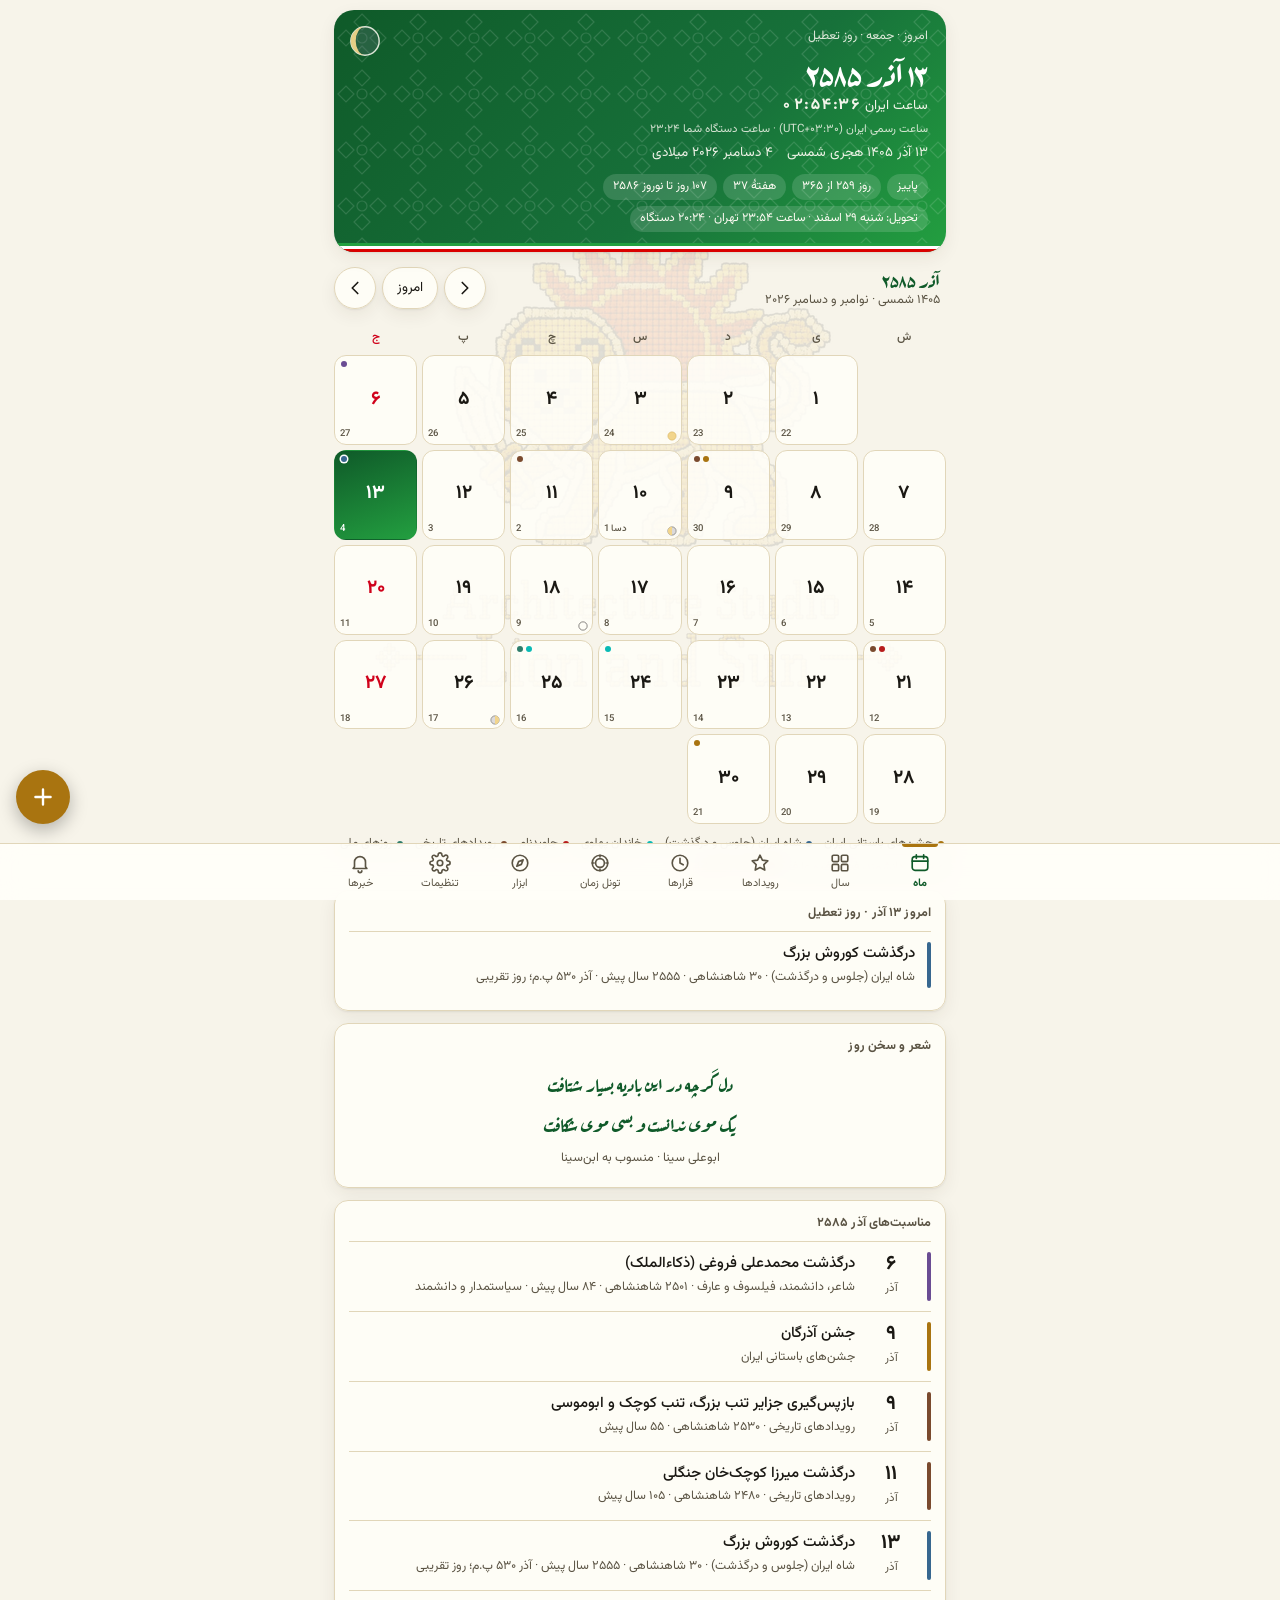
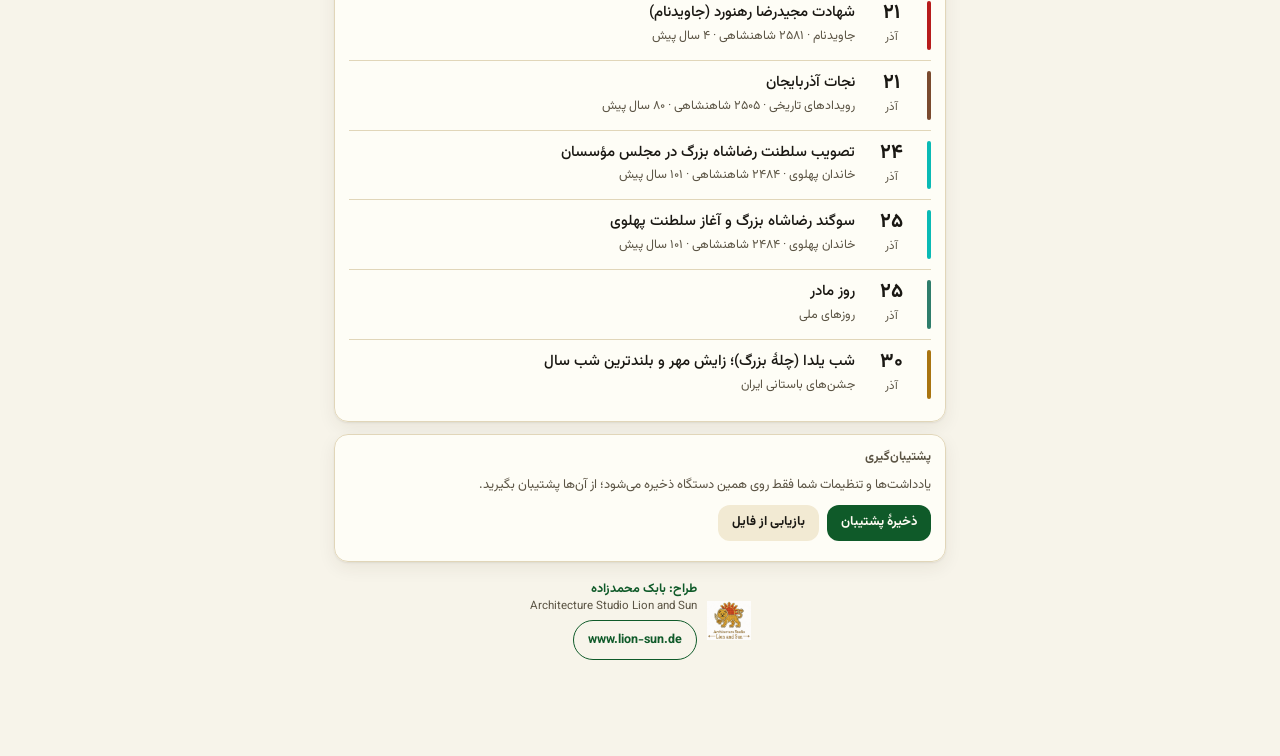
<file: index.html>
<!doctype html>
<html lang="fa" dir="rtl">
<head>
<meta charset="utf-8">
<meta name="viewport" content="width=device-width,initial-scale=1,viewport-fit=cover">
<meta name="theme-color" content="#F7F4EA" media="(prefers-color-scheme: light)">
<meta name="theme-color" content="#12100B" media="(prefers-color-scheme: dark)">
<meta name="mobile-web-app-capable" content="yes">
<meta name="apple-mobile-web-app-capable" content="yes">
<meta name="apple-mobile-web-app-title" content="تقویم شاهنشاهی">
<meta name="description" content="تقویم شاهنشاهی ایران: سال شاهنشاهی، هجری شمسی، میلادی و قمری با مناسبت‌های ایران باستان و دوران پهلوی">
<link rel="manifest" href="manifest.webmanifest">
<link rel="icon" href="icons/icon-192.png">
<link rel="apple-touch-icon" href="icons/apple-touch-icon.png">
<link rel="stylesheet" href="css/app.css">
<title>تقویم شاهنشاهی</title>
</head>
<body>
<div id="splash" dir="rtl" lang="fa"><img src="logo.png" alt="Lion and Sun – Architecture Studio"><b>تقویم شاهنشاهی</b><small>طراح: بابک محمدزاده</small></div>
<main id="app"></main>
<nav class="tabs" aria-label="بخش‌ها"><div id="tabs"></div></nav>
<div id="sheetRoot" dir="rtl" lang="fa"></div>
<script src="js/tables.js"></script>
<script src="js/core.js"></script>
<script src="js/astro.js"></script>
<script src="js/data.js"></script>
<script src="js/people.js"></script>
<script src="js/tunnel.js"></script>
<script src="js/events.js"></script>
<script src="js/app.js"></script>
</body>
</html>
</file>
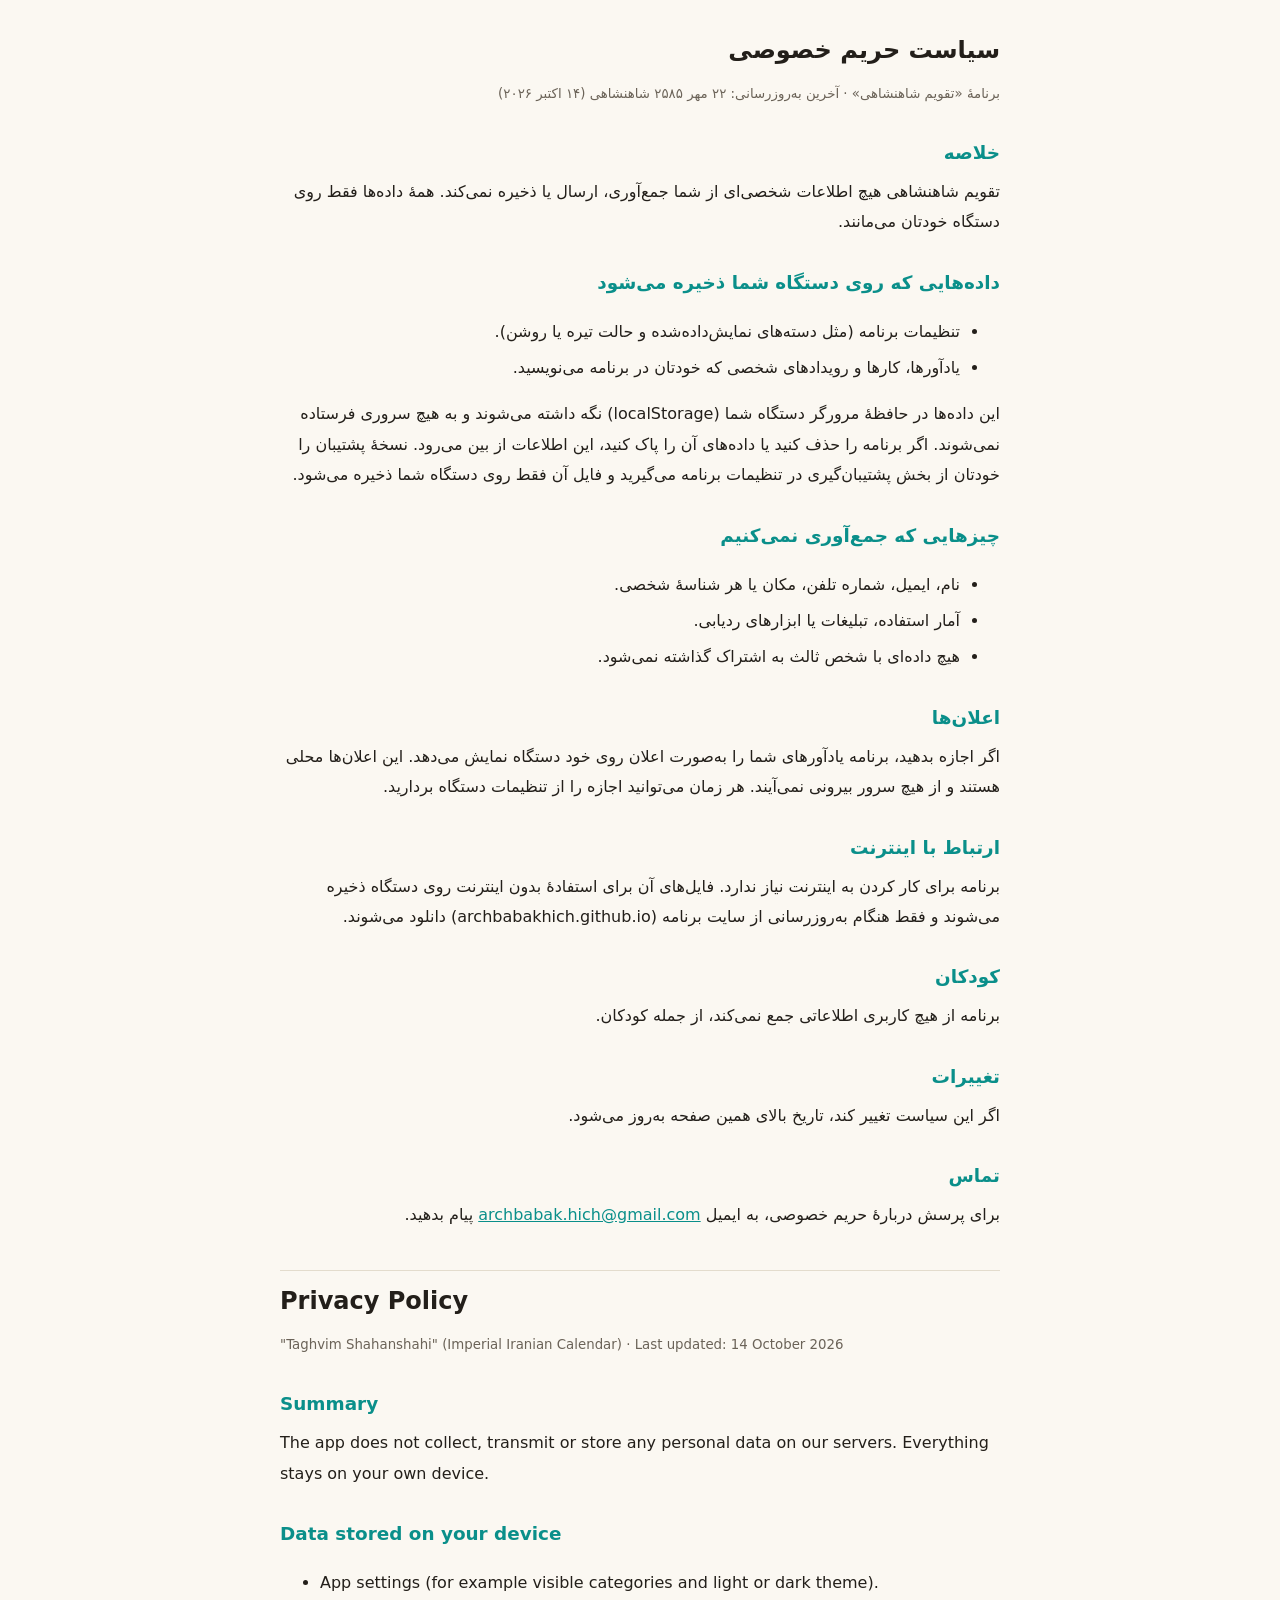
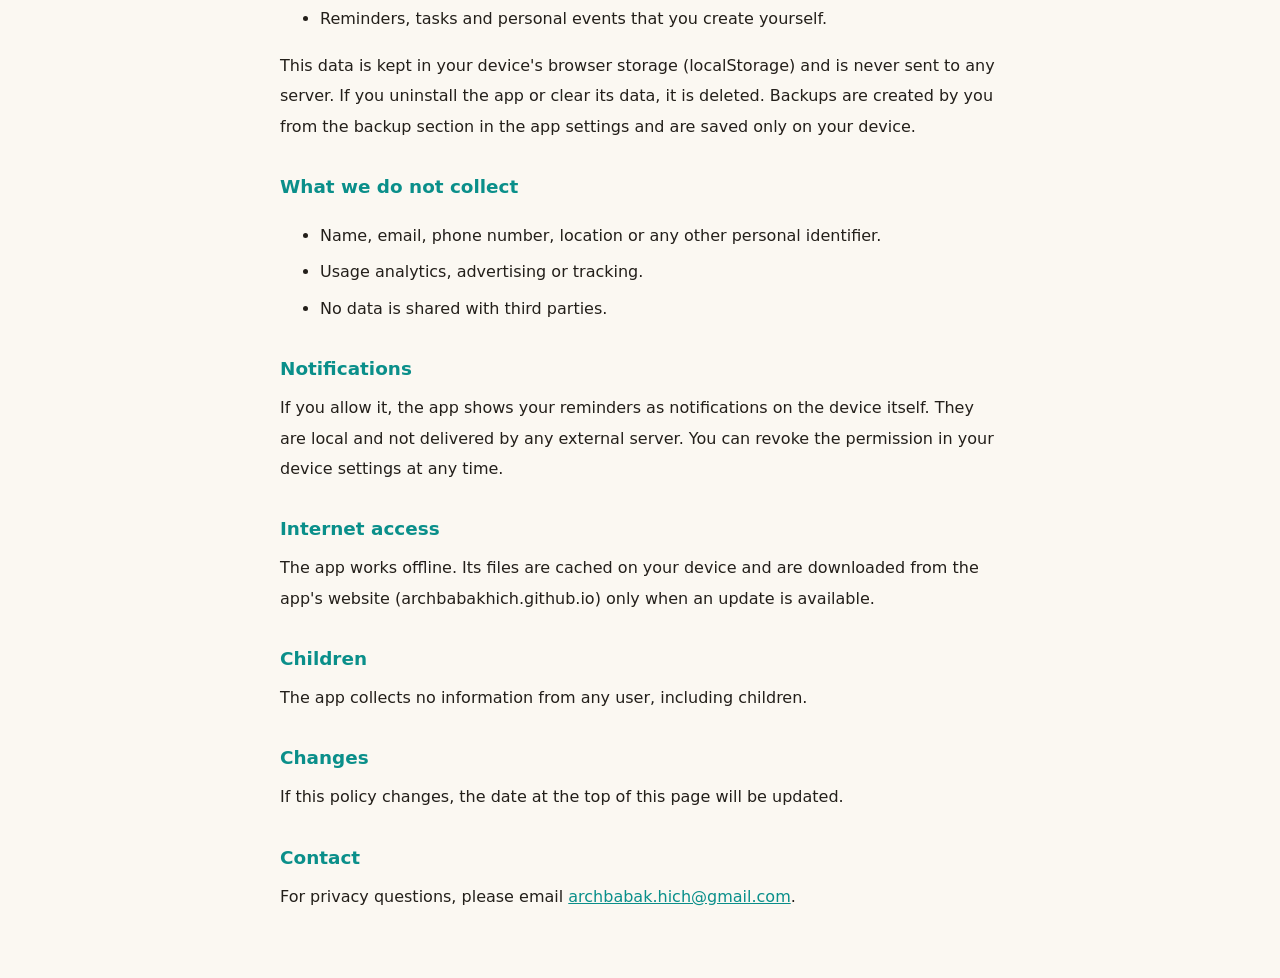
<file: privacy.html>
<!doctype html>
<html lang="fa" dir="rtl">
<head>
<meta charset="utf-8">
<meta name="viewport" content="width=device-width,initial-scale=1">
<title>سیاست حریم خصوصی · تقویم شاهنشاهی</title>
<style>
:root{--bg:#fbf8f2;--fg:#231f1a;--mut:#6b6358;--ac:#0a8f8a;--line:#e3dccd}
@media (prefers-color-scheme:dark){:root{--bg:#17150f;--fg:#efe9dc;--mut:#a89f90;--ac:#40e0d0;--line:#332f25}}
body{margin:0;background:var(--bg);color:var(--fg);font:16px/1.9 Vazirmatn,Tahoma,system-ui,sans-serif}
main{max-width:720px;margin:0 auto;padding:28px 16px 60px}
h1{font-size:1.5rem;margin:0 0 4px}h2{font-size:1.15rem;margin:28px 0 6px;color:var(--ac)}
p,li{margin:6px 0}small{color:var(--mut)}
section.en{direction:ltr;text-align:left;border-top:1px solid var(--line);margin-top:40px;padding-top:8px}
a{color:var(--ac)}
</style>
</head>
<body>
<main>
<section>
<h1>سیاست حریم خصوصی</h1>
<small>برنامهٔ «تقویم شاهنشاهی» · آخرین به‌روزرسانی: ۲۲ مهر ۲۵۸۵ شاهنشاهی (۱۴ اکتبر ۲۰۲۶)</small>

<h2>خلاصه</h2>
<p>تقویم شاهنشاهی هیچ اطلاعات شخصی‌ای از شما جمع‌آوری، ارسال یا ذخیره نمی‌کند. همهٔ داده‌ها فقط روی دستگاه خودتان می‌مانند.</p>

<h2>داده‌هایی که روی دستگاه شما ذخیره می‌شود</h2>
<ul>
<li>تنظیمات برنامه (مثل دسته‌های نمایش‌داده‌شده و حالت تیره یا روشن).</li>
<li>یادآورها، کارها و رویدادهای شخصی که خودتان در برنامه می‌نویسید.</li>
</ul>
<p>این داده‌ها در حافظهٔ مرورگر دستگاه شما (localStorage) نگه داشته می‌شوند و به هیچ سروری فرستاده نمی‌شوند. اگر برنامه را حذف کنید یا داده‌های آن را پاک کنید، این اطلاعات از بین می‌رود. نسخهٔ پشتیبان را خودتان از بخش پشتیبان‌گیری در تنظیمات برنامه می‌گیرید و فایل آن فقط روی دستگاه شما ذخیره می‌شود.</p>

<h2>چیزهایی که جمع‌آوری نمی‌کنیم</h2>
<ul>
<li>نام، ایمیل، شماره تلفن، مکان یا هر شناسهٔ شخصی.</li>
<li>آمار استفاده، تبلیغات یا ابزارهای ردیابی.</li>
<li>هیچ داده‌ای با شخص ثالث به اشتراک گذاشته نمی‌شود.</li>
</ul>

<h2>اعلان‌ها</h2>
<p>اگر اجازه بدهید، برنامه یادآورهای شما را به‌صورت اعلان روی خود دستگاه نمایش می‌دهد. این اعلان‌ها محلی هستند و از هیچ سرور بیرونی نمی‌آیند. هر زمان می‌توانید اجازه را از تنظیمات دستگاه بردارید.</p>

<h2>ارتباط با اینترنت</h2>
<p>برنامه برای کار کردن به اینترنت نیاز ندارد. فایل‌های آن برای استفادهٔ بدون اینترنت روی دستگاه ذخیره می‌شوند و فقط هنگام به‌روزرسانی از سایت برنامه (archbabakhich.github.io) دانلود می‌شوند.</p>

<h2>کودکان</h2>
<p>برنامه از هیچ کاربری اطلاعاتی جمع نمی‌کند، از جمله کودکان.</p>

<h2>تغییرات</h2>
<p>اگر این سیاست تغییر کند، تاریخ بالای همین صفحه به‌روز می‌شود.</p>

<h2>تماس</h2>
<p>برای پرسش دربارهٔ حریم خصوصی، به ایمیل <a href="mailto:archbabak.hich@gmail.com">archbabak.hich@gmail.com</a> پیام بدهید.</p>
</section>

<section class="en" lang="en">
<h1>Privacy Policy</h1>
<small>"Taghvim Shahanshahi" (Imperial Iranian Calendar) · Last updated: 14 October 2026</small>

<h2>Summary</h2>
<p>The app does not collect, transmit or store any personal data on our servers. Everything stays on your own device.</p>

<h2>Data stored on your device</h2>
<ul>
<li>App settings (for example visible categories and light or dark theme).</li>
<li>Reminders, tasks and personal events that you create yourself.</li>
</ul>
<p>This data is kept in your device's browser storage (localStorage) and is never sent to any server. If you uninstall the app or clear its data, it is deleted. Backups are created by you from the backup section in the app settings and are saved only on your device.</p>

<h2>What we do not collect</h2>
<ul>
<li>Name, email, phone number, location or any other personal identifier.</li>
<li>Usage analytics, advertising or tracking.</li>
<li>No data is shared with third parties.</li>
</ul>

<h2>Notifications</h2>
<p>If you allow it, the app shows your reminders as notifications on the device itself. They are local and not delivered by any external server. You can revoke the permission in your device settings at any time.</p>

<h2>Internet access</h2>
<p>The app works offline. Its files are cached on your device and are downloaded from the app's website (archbabakhich.github.io) only when an update is available.</p>

<h2>Children</h2>
<p>The app collects no information from any user, including children.</p>

<h2>Changes</h2>
<p>If this policy changes, the date at the top of this page will be updated.</p>

<h2>Contact</h2>
<p>For privacy questions, please email <a href="mailto:archbabak.hich@gmail.com">archbabak.hich@gmail.com</a>.</p>
</section>
</main>
</body>
</html>
</file>
<file: css/app.css>
@font-face{font-family:'Vazirmatn';font-weight:400;font-display:swap;src:url(../fonts/vazirmatn-arabic-400-normal.woff2) format('woff2');unicode-range:U+0600-06FF,U+0750-077F,U+08A0-08FF,U+200C-200E,U+FB50-FDFF,U+FE70-FEFC}
@font-face{font-family:'Vazirmatn';font-weight:400;font-display:swap;src:url(../fonts/vazirmatn-latin-400-normal.woff2) format('woff2');unicode-range:U+0000-00FF,U+2000-206F,U+20AC}
@font-face{font-family:'Vazirmatn';font-weight:500;font-display:swap;src:url(../fonts/vazirmatn-arabic-500-normal.woff2) format('woff2');unicode-range:U+0600-06FF,U+0750-077F,U+08A0-08FF,U+200C-200E,U+FB50-FDFF,U+FE70-FEFC}
@font-face{font-family:'Vazirmatn';font-weight:500;font-display:swap;src:url(../fonts/vazirmatn-latin-500-normal.woff2) format('woff2');unicode-range:U+0000-00FF,U+2000-206F,U+20AC}
@font-face{font-family:'Vazirmatn';font-weight:700;font-display:swap;src:url(../fonts/vazirmatn-arabic-700-normal.woff2) format('woff2');unicode-range:U+0600-06FF,U+0750-077F,U+08A0-08FF,U+200C-200E,U+FB50-FDFF,U+FE70-FEFC}
@font-face{font-family:'Vazirmatn';font-weight:700;font-display:swap;src:url(../fonts/vazirmatn-latin-700-normal.woff2) format('woff2');unicode-range:U+0000-00FF,U+2000-206F,U+20AC}
@font-face{font-family:'Aref Ruqaa';font-weight:700;font-display:swap;src:url(../fonts/aref-ruqaa-arabic-700-normal.woff2) format('woff2');unicode-range:U+0600-06FF,U+0750-077F,U+08A0-08FF,U+200C-200E,U+FB50-FDFF,U+FE70-FEFC}
@font-face{font-family:'Aref Ruqaa';font-weight:700;font-display:swap;src:url(../fonts/aref-ruqaa-latin-700-normal.woff2) format('woff2');unicode-range:U+0000-00FF,U+2000-206F}

:root{
  --bg:#F7F4EA;--bg-2:#EDE8D6;--surface:#FFFEF9;--surface-2:#F2EAD3;--ink:#1A1813;--ink-2:#5B5444;--line:#E1D6B9;
  --accent:#0F5A29;--accent-2:#1B8A3A;--on-accent:#FFFCF4;--gold:#A97410;--gold-soft:#E8C873;--red:#D0021B;
  --c-ancient:#A97410;--c-kings:#37678F;--c-royal:#0ABAB5;--c-hist:#7A4A2E;--c-nat:#2F7D6B;--c-culture:#6A4C93;--c-relig:#3C7A2E;--c-intl:#5B6B7B;--c-personal:#C2185B;--c-martyr:#B71C1C;
  --shadow:0 1px 2px rgba(60,45,10,.08),0 6px 18px rgba(60,45,10,.07);
  --r:14px;color-scheme:light;
}
@media (prefers-color-scheme:dark){:root:not([data-theme="light"]){
  --bg:#12100B;--bg-2:#1A170F;--surface:#1D1A12;--surface-2:#28241A;--ink:#F2EBD7;--ink-2:#B7AC92;--line:#363022;
  --accent:#8EDCA3;--accent-2:#6BCB88;--on-accent:#08200F;--gold:#E3B24E;--gold-soft:#6B5316;--red:#FF8F86;
  --c-ancient:#E3B24E;--c-kings:#8FB8DA;--c-royal:#40E0D0;--c-hist:#D7B58A;--c-nat:#6FCDB5;--c-culture:#C3A6E8;--c-relig:#93D17F;--c-intl:#9FB2C4;--c-personal:#F48FB1;--c-martyr:#FF6F6F;
  --shadow:0 1px 2px rgba(0,0,0,.4),0 6px 18px rgba(0,0,0,.35);color-scheme:dark}}
:root[data-theme="dark"]{
  --bg:#12100B;--bg-2:#1A170F;--surface:#1D1A12;--surface-2:#28241A;--ink:#F2EBD7;--ink-2:#B7AC92;--line:#363022;
  --accent:#8EDCA3;--accent-2:#6BCB88;--on-accent:#08200F;--gold:#E3B24E;--gold-soft:#6B5316;--red:#FF8F86;
  --c-ancient:#E3B24E;--c-kings:#8FB8DA;--c-royal:#40E0D0;--c-hist:#D7B58A;--c-nat:#6FCDB5;--c-culture:#C3A6E8;--c-relig:#93D17F;--c-intl:#9FB2C4;--c-personal:#F48FB1;--c-martyr:#FF6F6F;
  --shadow:0 1px 2px rgba(0,0,0,.4),0 6px 18px rgba(0,0,0,.35);color-scheme:dark}

*{box-sizing:border-box}
html,body{margin:0}
html{background:var(--bg);-webkit-tap-highlight-color:transparent;-webkit-text-size-adjust:100%}
body{font-family:'Vazirmatn',system-ui,sans-serif;color:var(--ink);background:var(--bg);line-height:1.65;font-size:15px;
  padding:env(safe-area-inset-top,0) 0 0}
[hidden]{display:none!important}
button,input,select,textarea{font:inherit;color:inherit}
button{background:none;border:0;cursor:pointer;touch-action:manipulation}
svg{display:block}
.ic{width:22px;height:22px;stroke:currentColor;fill:none;stroke-width:1.8;stroke-linecap:round;stroke-linejoin:round}
:focus-visible{outline:2px solid var(--gold);outline-offset:2px}

#app{max-width:640px;margin:0 auto;padding:10px 14px calc(92px + env(safe-area-inset-bottom,0))}
.view{animation:fade .25s ease}
@keyframes fade{from{opacity:0;transform:translateY(4px)}to{opacity:1;transform:none}}
@media (prefers-reduced-motion:reduce){.view,.grid.slide-l,.grid.slide-r{animation:none!important}}

/* ---------- hero / header ---------- */
.hero{position:relative;overflow:hidden;border-radius:20px;padding:16px 18px 14px;margin-bottom:12px;color:var(--on-accent);
  background:linear-gradient(135deg,#0F5A29 0%,#17713A 60%,#239F40 100%);box-shadow:var(--shadow)}
@media (prefers-color-scheme:dark){:root:not([data-theme="light"]) .hero{background:linear-gradient(135deg,#10301B 0%,#1A4A2B 100%);color:#F2EBD7}}
:root[data-theme="dark"] .hero{background:linear-gradient(135deg,#10301B 0%,#1A4A2B 100%);color:#F2EBD7}
.hero::before{content:"";position:absolute;inset:0;opacity:.13;background-image:url("data:image/svg+xml,%3Csvg xmlns='http://www.w3.org/2000/svg' width='56' height='56' viewBox='0 0 56 56'%3E%3Cg fill='none' stroke='%23fff' stroke-width='1.2'%3E%3Cpath d='M28 4l8 8-8 8-8-8z'/%3E%3Cpath d='M28 36l8 8-8 8-8-8z'/%3E%3Cpath d='M4 28l8-8 8 8-8 8z'/%3E%3Cpath d='M36 28l8-8 8 8-8 8z'/%3E%3Ccircle cx='28' cy='28' r='5'/%3E%3C/g%3E%3C/svg%3E")}
.hero>*{position:relative}
.hero .eyebrow{font-size:12.5px;opacity:.85}
.hero .big{font-family:'Aref Ruqaa','Vazirmatn',serif;font-size:34px;line-height:1.25;margin:2px 0 2px;color:#fff}
@media (prefers-color-scheme:dark){:root:not([data-theme="light"]) .hero .big{color:#F2D58C}}
:root[data-theme="dark"] .hero .big{color:#F2D58C}
.hero .lines{display:flex;flex-wrap:wrap;gap:2px 14px;font-size:13.5px;opacity:.92}
.hero .moon{position:absolute;left:14px;top:14px;display:flex;align-items:center;gap:8px;font-size:12px;opacity:.95}
.hero .moon svg{width:34px;height:34px}
.chipline{display:flex;flex-wrap:wrap;gap:6px;margin-top:10px}
.pill{display:inline-flex;align-items:center;gap:6px;padding:3px 10px;border-radius:99px;background:rgba(255,255,255,.14);font-size:12px}

.bar{display:flex;align-items:center;justify-content:space-between;gap:8px;margin:2px 0 10px}
.bar h2{margin:0;font-size:20px;font-family:'Aref Ruqaa','Vazirmatn',serif;color:var(--accent);line-height:1.3;font-weight:700}
.bar .sub{font-size:12.5px;color:var(--ink-2);margin-top:-2px}
.bar .titlebtn{text-align:right;border-radius:12px;padding:2px 6px}
.bar .titlebtn:hover{background:var(--surface-2)}
.btns{display:flex;gap:6px;align-items:center}
.ib{width:42px;height:42px;border-radius:50%;background:var(--surface);border:1px solid var(--line);display:grid;place-items:center;box-shadow:var(--shadow)}
.ib:active{transform:scale(.95)}
.txtbtn{height:42px;padding:0 14px;border-radius:21px;background:var(--surface);border:1px solid var(--line);font-size:13.5px;box-shadow:var(--shadow)}

/* ---------- month grid ---------- */
.grid{display:grid;grid-template-columns:repeat(7,1fr);gap:5px}
.grid.slide-l{animation:sl .28s ease}.grid.slide-r{animation:sr .28s ease}
@keyframes sl{from{opacity:0;transform:translateX(-22px)}to{opacity:1;transform:none}}
@keyframes sr{from{opacity:0;transform:translateX(22px)}to{opacity:1;transform:none}}
.wd{font-size:12px;text-align:center;color:var(--ink-2);padding:6px 0 2px;font-weight:500}
.wd.f{color:var(--red)}
.cell{position:relative;aspect-ratio:1/1.08;border-radius:12px;background:var(--surface);border:1px solid var(--line);
  display:flex;flex-direction:column;align-items:center;justify-content:center;padding:2px;overflow:hidden;min-width:0}
.cell.empty{background:none;border-color:transparent;visibility:hidden}
.cell .n{font-size:19px;font-weight:700;line-height:1.1}
.cell .g{position:absolute;left:5px;bottom:2px;font-size:9.5px;color:var(--ink-2);direction:ltr;font-weight:500}
.cell .mn{position:absolute;right:4px;bottom:3px;width:10px;height:10px}
.cell.hol .n,.cell.fri .n{color:var(--red)}
.cell.today{background:linear-gradient(160deg,#0F5A29,#239F40);border-color:transparent}
.cell.today .n,.cell.today .g{color:#fff}
@media (prefers-color-scheme:dark){:root:not([data-theme="light"]) .cell.today{background:linear-gradient(160deg,#2B7A44,#1F5E34)}}
:root[data-theme="dark"] .cell.today{background:linear-gradient(160deg,#2B7A44,#1F5E34)}
.cell.sel{outline:2px solid var(--gold);outline-offset:-2px}
.dots{position:absolute;top:5px;right:6px;left:6px;display:flex;gap:3px;flex-wrap:wrap;justify-content:flex-end}
.dot{width:6px;height:6px;border-radius:50%;background:var(--c-intl)}
.dot.ancient{background:var(--c-ancient)}.dot.kings{background:var(--c-kings)}.dot.martyr{background:var(--c-martyr)}.dot.royal{background:var(--c-royal)}.dot.hist{background:var(--c-hist)}.dot.nat{background:var(--c-nat)}
.dot.culture{background:var(--c-culture)}.dot.relig{background:var(--c-relig)}.dot.intl{background:var(--c-intl)}.dot.personal{background:var(--c-personal)}
.cell.today .dot{box-shadow:0 0 0 1.5px #fff}
.legend{display:flex;flex-wrap:wrap;gap:4px 12px;font-size:12px;color:var(--ink-2);margin:10px 2px 0}
.legend span{display:inline-flex;align-items:center;gap:5px}

/* ---------- panels / lists ---------- */
.panel{background:var(--surface);border:1px solid var(--line);border-radius:var(--r);padding:12px 14px;margin:12px 0;box-shadow:var(--shadow)}
.label{font-size:12.5px;font-weight:700;color:var(--ink-2);margin:0 0 8px;letter-spacing:.01em}
.sm{font-size:13px;color:var(--ink-2)}
.note{font-size:12.5px;color:var(--ink-2);margin:8px 0 0}
.ev{display:flex;gap:12px;padding:10px 0;border-top:1px solid var(--line);align-items:flex-start}
.ev:first-child{border-top:0}
.ev .d{min-width:48px;text-align:center;flex:none}
.ev .d b{display:block;font-size:20px;line-height:1.2}
.ev .d span{font-size:11.5px;color:var(--ink-2)}
.ev .t{flex:1;min-width:0}
.ev .t .ti{font-weight:500}
.ev .t small{display:block;color:var(--ink-2);font-size:12.5px}
.ev .bar-c{width:4px;border-radius:2px;align-self:stretch;background:var(--c-intl);flex:none}
.ev .bar-c.ancient{background:var(--c-ancient)}.ev .bar-c.kings{background:var(--c-kings)}.ev .bar-c.martyr{background:var(--c-martyr)}.ev .bar-c.royal{background:var(--c-royal)}.ev .bar-c.hist{background:var(--c-hist)}.ev .bar-c.nat{background:var(--c-nat)}
.ev .bar-c.culture{background:var(--c-culture)}.ev .bar-c.relig{background:var(--c-relig)}.ev .bar-c.intl{background:var(--c-intl)}.ev .bar-c.personal{background:var(--c-personal)}
.tag{display:inline-block;font-size:11px;padding:0 8px;border-radius:99px;background:var(--surface-2);color:var(--ink-2);margin-inline-start:6px}
.tag.hol{background:rgba(179,38,30,.12);color:var(--red)}
.mh{font-family:'Aref Ruqaa','Vazirmatn',serif;font-size:20px;color:var(--accent);margin:18px 2px 2px}
.empty-msg{text-align:center;color:var(--ink-2);padding:22px 8px}
.rel{font-size:12px;color:var(--gold);font-weight:500}

.chips{display:flex;flex-wrap:wrap;gap:6px}
.chip{padding:5px 12px;border-radius:99px;border:1px solid var(--line);background:var(--surface);font-size:13px;display:inline-flex;gap:6px;align-items:center}
.chip[aria-pressed="true"]{background:var(--accent);color:var(--on-accent);border-color:var(--accent)}
.chip .dot{box-shadow:0 0 0 1.5px var(--surface)}
.seg{display:flex;background:var(--surface-2);border-radius:12px;padding:3px;gap:2px}
.seg button{flex:1;padding:7px 6px;border-radius:10px;font-size:13px;color:var(--ink-2)}
.seg button[aria-pressed="true"]{background:var(--surface);color:var(--ink);font-weight:700;box-shadow:var(--shadow)}

/* ---------- forms ---------- */
select,input[type=text],input[type=number],input[type=search],input[type=date],textarea{font:inherit;color:var(--ink);background:var(--surface);
  border:1px solid var(--line);border-radius:12px;padding:9px 12px;min-height:44px;max-width:100%}
textarea{width:100%;min-height:76px;resize:vertical}
input[type=search]{width:100%}
.row{display:flex;flex-wrap:wrap;gap:8px;align-items:center;margin:8px 0}
.row>*{flex:1 1 auto}
.row.tight>*{flex:0 0 auto}
.btn{padding:10px 18px;border-radius:12px;background:var(--accent);color:var(--on-accent);font-weight:700;min-height:44px}
.btn.ghost{background:var(--surface-2);color:var(--ink)}
.btn.danger{background:rgba(179,38,30,.12);color:var(--red)}
.btn.sm{padding:6px 14px;min-height:36px;font-size:13px}
.switch{display:flex;align-items:center;justify-content:space-between;gap:10px;padding:8px 0;border-top:1px solid var(--line)}
.switch:first-of-type{border-top:0}
.switch input{width:46px;height:26px;accent-color:var(--accent)}
.res{margin-top:10px;display:grid;gap:8px}
.res .card{padding:10px 12px;background:var(--surface-2);border-radius:12px;display:flex;justify-content:space-between;gap:10px;align-items:center}
.res .card b{display:block}
.res .card span{font-size:12.5px;color:var(--ink-2)}
.big-num{font-size:26px;font-weight:700;color:var(--accent);font-family:'Aref Ruqaa','Vazirmatn',serif}

/* ---------- year view ---------- */
.ygrid{display:grid;grid-template-columns:repeat(3,1fr);gap:8px}
@media (max-width:420px){.ygrid{grid-template-columns:repeat(2,1fr)}}
.mini{background:var(--surface);border:1px solid var(--line);border-radius:12px;padding:8px 8px 6px;text-align:center;width:100%}
.mini h4{margin:0 0 4px;font-size:14px;color:var(--accent)}
.mini .mg{display:grid;grid-template-columns:repeat(7,1fr);gap:1px;font-size:10px;direction:rtl}
.mini .mg span{position:relative;line-height:1.7;border-radius:4px;color:var(--ink)}
.mini .mg .h{color:var(--red)}
.mini .mg .t{background:var(--accent);color:var(--on-accent)}
.mini .mg .e::after{content:"";position:absolute;bottom:1px;left:50%;width:3px;height:3px;margin-left:-1.5px;border-radius:50%;background:var(--gold)}

/* ---------- tabs ---------- */
.tabs{position:fixed;bottom:0;left:0;right:0;z-index:10;background:color-mix(in srgb,var(--surface) 92%,transparent);backdrop-filter:blur(12px);-webkit-backdrop-filter:blur(12px);
  border-top:1px solid var(--line);padding-bottom:env(safe-area-inset-bottom,0)}
.tabs div{display:flex;max-width:640px;margin:0 auto}
.tabs button{flex:1;padding:8px 2px 7px;font-size:11.5px;color:var(--ink-2);display:flex;flex-direction:column;align-items:center;gap:1px;position:relative}
.tabs button[aria-current="true"]{color:var(--accent);font-weight:700}
.tabs button[aria-current="true"]::before{content:"";position:absolute;top:0;left:28%;right:28%;height:3px;border-radius:0 0 3px 3px;background:var(--gold)}
.tabs button{min-width:0}
.nbadge{position:absolute;top:6px;left:50%;margin-left:8px;width:9px;height:9px;border-radius:50%;background:var(--red,#c0392b);box-shadow:0 0 0 2px var(--surface)}
.panel.news .nh{display:flex;align-items:center;gap:8px;justify-content:space-between}
.panel.news .nh b{font-size:15.5px;line-height:1.6;color:var(--accent)}
.panel.news .nnew{flex:none;font-size:11px;padding:1px 8px;border-radius:99px;background:var(--gold);color:#fff}
.panel.news .nd{font-size:12px;color:var(--ink-2);margin-top:2px}
.panel.news .nb{margin:8px 0 0;line-height:1.9;font-size:14px}
.panel.news .nl{display:inline-block;margin-top:8px;font-size:13px;color:var(--accent);text-decoration:underline}
.panel.news.fresh{border-color:var(--gold)}
.fab{position:fixed;left:16px;bottom:calc(76px + env(safe-area-inset-bottom,0));width:54px;height:54px;border-radius:50%;background:var(--gold);color:#fff;
  display:grid;place-items:center;box-shadow:0 6px 18px rgba(0,0,0,.28);z-index:9}
.fab .ic{width:26px;height:26px;stroke-width:2.2}

/* ---------- sheet ---------- */
.scrim{position:fixed;inset:0;background:rgba(10,8,2,.5);z-index:20;animation:fade .2s}
.sheet{position:fixed;left:0;right:0;bottom:0;z-index:21;background:var(--surface);border-radius:22px 22px 0 0;padding:8px 18px calc(18px + env(safe-area-inset-bottom,0));
  max-width:640px;margin:0 auto;max-height:86vh;overflow:auto;box-shadow:0 -10px 40px rgba(0,0,0,.3);animation:up .25s ease}
@keyframes up{from{transform:translateY(40px);opacity:0}to{transform:none;opacity:1}}
.sheet .grab{width:42px;height:4px;border-radius:2px;background:var(--line);margin:4px auto 12px}
.sheet h3{margin:0;font-family:'Aref Ruqaa','Vazirmatn',serif;font-size:25px;color:var(--accent);line-height:1.35}
.dl{display:grid;gap:2px;margin:6px 0 4px}
.dl div{display:flex;justify-content:space-between;gap:10px;font-size:13.5px;padding:3px 0;border-bottom:1px dashed var(--line)}
.dl div span:first-child{color:var(--ink-2)}
.moonrow{display:flex;gap:12px;align-items:center;margin:10px 0;padding:10px 12px;background:var(--surface-2);border-radius:12px}
.moonrow svg{width:44px;height:44px;flex:none}
.pick{display:grid;grid-template-columns:repeat(3,1fr);gap:8px;margin:10px 0}
.pick button{padding:12px 4px;border-radius:12px;background:var(--surface-2);font-weight:500}
.pick button[aria-pressed="true"]{background:var(--accent);color:var(--on-accent)}
.about{text-align:center}
.about .logo{background:#fff;border:1px solid var(--line);border-radius:14px;padding:10px;margin:0 auto 10px;max-width:300px}
.about .logo img{display:block;width:100%;height:auto}
.about p{margin:2px 0;font-size:13.5px;color:var(--ink-2)}
.about p b{color:var(--ink)}
.credit{font-size:12.5px;color:var(--ink-2);line-height:1.9}
.toast{position:fixed;bottom:calc(84px + env(safe-area-inset-bottom,0));left:50%;transform:translateX(-50%);background:var(--ink);color:var(--bg);padding:9px 18px;border-radius:99px;font-size:13.5px;z-index:40;max-width:90vw;text-align:center}
#splash{position:fixed;inset:0;z-index:99;background:#fff;display:flex;flex-direction:column;align-items:center;justify-content:center;gap:14px;padding:24px;text-align:center;transition:opacity .5s ease}
#splash.out{opacity:0;pointer-events:none}
#splash img{width:min(78vw,340px);height:auto}
#splash b{font-family:'Aref Ruqaa','Vazirmatn',serif;font-size:32px;color:#0F5A29}
#splash small{font-size:13.5px;color:#5B5444}
@media print{.tabs,.fab,.btns{display:none}}

/* ---------- flag colours (green · white · red) and Lion-and-Sun watermark ---------- */
:root{--flag-g:#239F40;--flag-r:#DA0000}
body{position:relative}
body::before{content:"";position:fixed;inset:0;z-index:0;pointer-events:none;background:url(../logo-bg.png) center 52%/min(92vw,560px) no-repeat;opacity:.10}
:root[data-theme="dark"] body::before{opacity:.10}
@media (prefers-color-scheme:dark){:root:not([data-theme="light"]) body::before{opacity:.10}}
#app{position:relative;z-index:1}
.cell,.panel,.ib,.txtbtn,.chip{background:color-mix(in srgb,var(--surface) 86%,transparent)}
.cell.empty{background:none}
.cell.today{background:linear-gradient(160deg,#0F5A29,#239F40)}
.hero::after{content:"";position:absolute;left:0;right:0;bottom:0;height:9px;background:linear-gradient(to bottom,var(--flag-g) 0 33.4%,#fff 33.4% 66.6%,var(--flag-r) 66.6%)}
.hero{padding-bottom:20px}
.hero>*{z-index:1}
.bar h2,.mh{border-image:none}
.mh{border-bottom:2px solid transparent;border-image:linear-gradient(90deg,var(--flag-g),#fff 50%,var(--flag-r)) 1;padding-bottom:3px}

.ev.tl .tx{font-size:13.5px;color:var(--ink);margin-top:3px;line-height:1.75}
.ev.tl .d b{font-size:18px;color:var(--accent)}
.tun-today{border-color:var(--flag-g)}
.tabs button{font-size:11px}

.credit{display:flex;align-items:center;justify-content:center;gap:10px;margin:18px 0 4px;color:var(--ink-2);font-size:12.5px}
.credit img{width:44px;height:auto;opacity:.9}
.credit div{display:flex;flex-direction:column;line-height:1.5}
.credit b{color:var(--accent)}
.credit span{direction:ltr;font-size:11.5px}

.chk{width:24px;height:24px;border-radius:50%;border:2px solid var(--gold);display:inline-grid;place-items:center;vertical-align:middle;margin-inline-end:8px;padding:0;color:transparent;flex:none}
.chk .ic{width:16px;height:16px;stroke-width:3}
.chk[aria-pressed="true"]{background:var(--flag-g);border-color:var(--flag-g);color:#fff}
.chk[aria-pressed="true"]~*{opacity:.6}

.sage .vq{margin:6px 0 4px;padding:0;font-family:'Aref Ruqaa','Vazirmatn',serif;font-size:19px;line-height:2.1;text-align:center;color:var(--accent)}
.sage .vs{text-align:center;font-size:12.5px;color:var(--ink-2);margin-bottom:6px}
.sage .vh{font-weight:700;text-align:center;margin-top:4px}
.sage .sm{text-align:center}
.sage hr.sep{border:0;border-top:1px solid var(--line);margin:12px 0}
.sage.in{margin-top:12px;padding:10px 12px;border:1px solid var(--line);border-radius:12px;background:var(--surface-2)}

.royal .rt{padding:6px 0;border-bottom:1px solid var(--line)}.royal .rt:last-child{border-bottom:0}
.royal .rt b{display:block;color:var(--accent)}.royal .rt small{color:var(--ink-2)}
section.royal{border-inline-start:4px solid var(--c-royal)}

.hero .tclock{font-size:13.5px;margin:2px 0 4px;opacity:.95}
.hero .tclock b{font-variant-numeric:tabular-nums;font-size:16px;letter-spacing:.5px}
.hero .tclock small{display:block;opacity:.85;font-size:11.5px;line-height:1.6}

.site{direction:ltr;color:var(--accent);font-weight:700;text-decoration:none;font-size:12.5px}
.credit .site{display:inline-block;margin-top:4px;padding:10px 14px;border:1.5px solid var(--accent);border-radius:99px;align-self:flex-start;-webkit-tap-highlight-color:transparent}
.panel.about .site{display:inline-block;padding:10px 14px;border:1.5px solid var(--accent);border-radius:99px}

/* ---------- Nowruz background (haft-sin painting) ---------- */
html.nowruz body::after{content:"";position:fixed;inset:0;z-index:0;pointer-events:none;background:linear-gradient(var(--bg) 0,transparent 18%,transparent 70%,var(--bg) 100%),url(../img/nowruz.jpg) center top/cover no-repeat;opacity:.30}
html.nowruz body::before{opacity:.05}
:root[data-theme="dark"].nowruz body::after{opacity:.16}
@media (prefers-color-scheme:dark){:root:not([data-theme="light"]).nowruz body::after{opacity:.16}}
</file>
